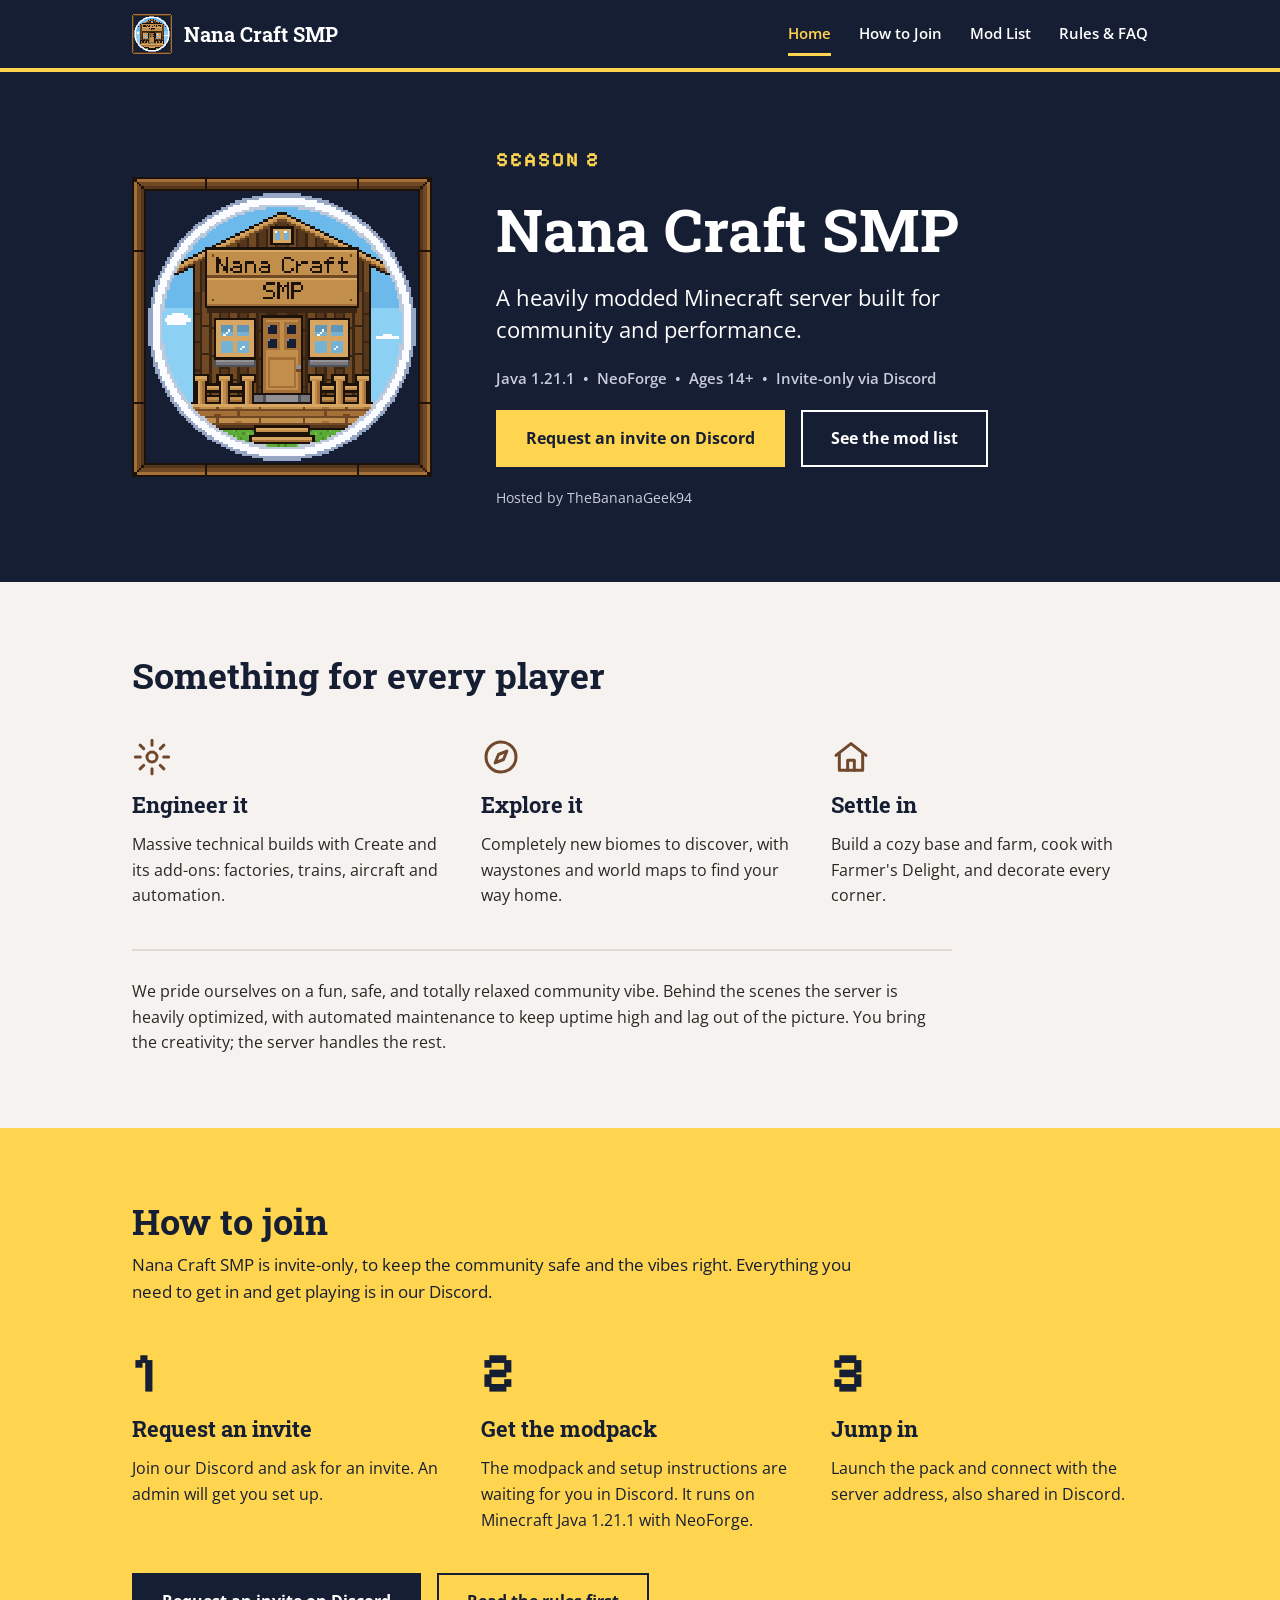
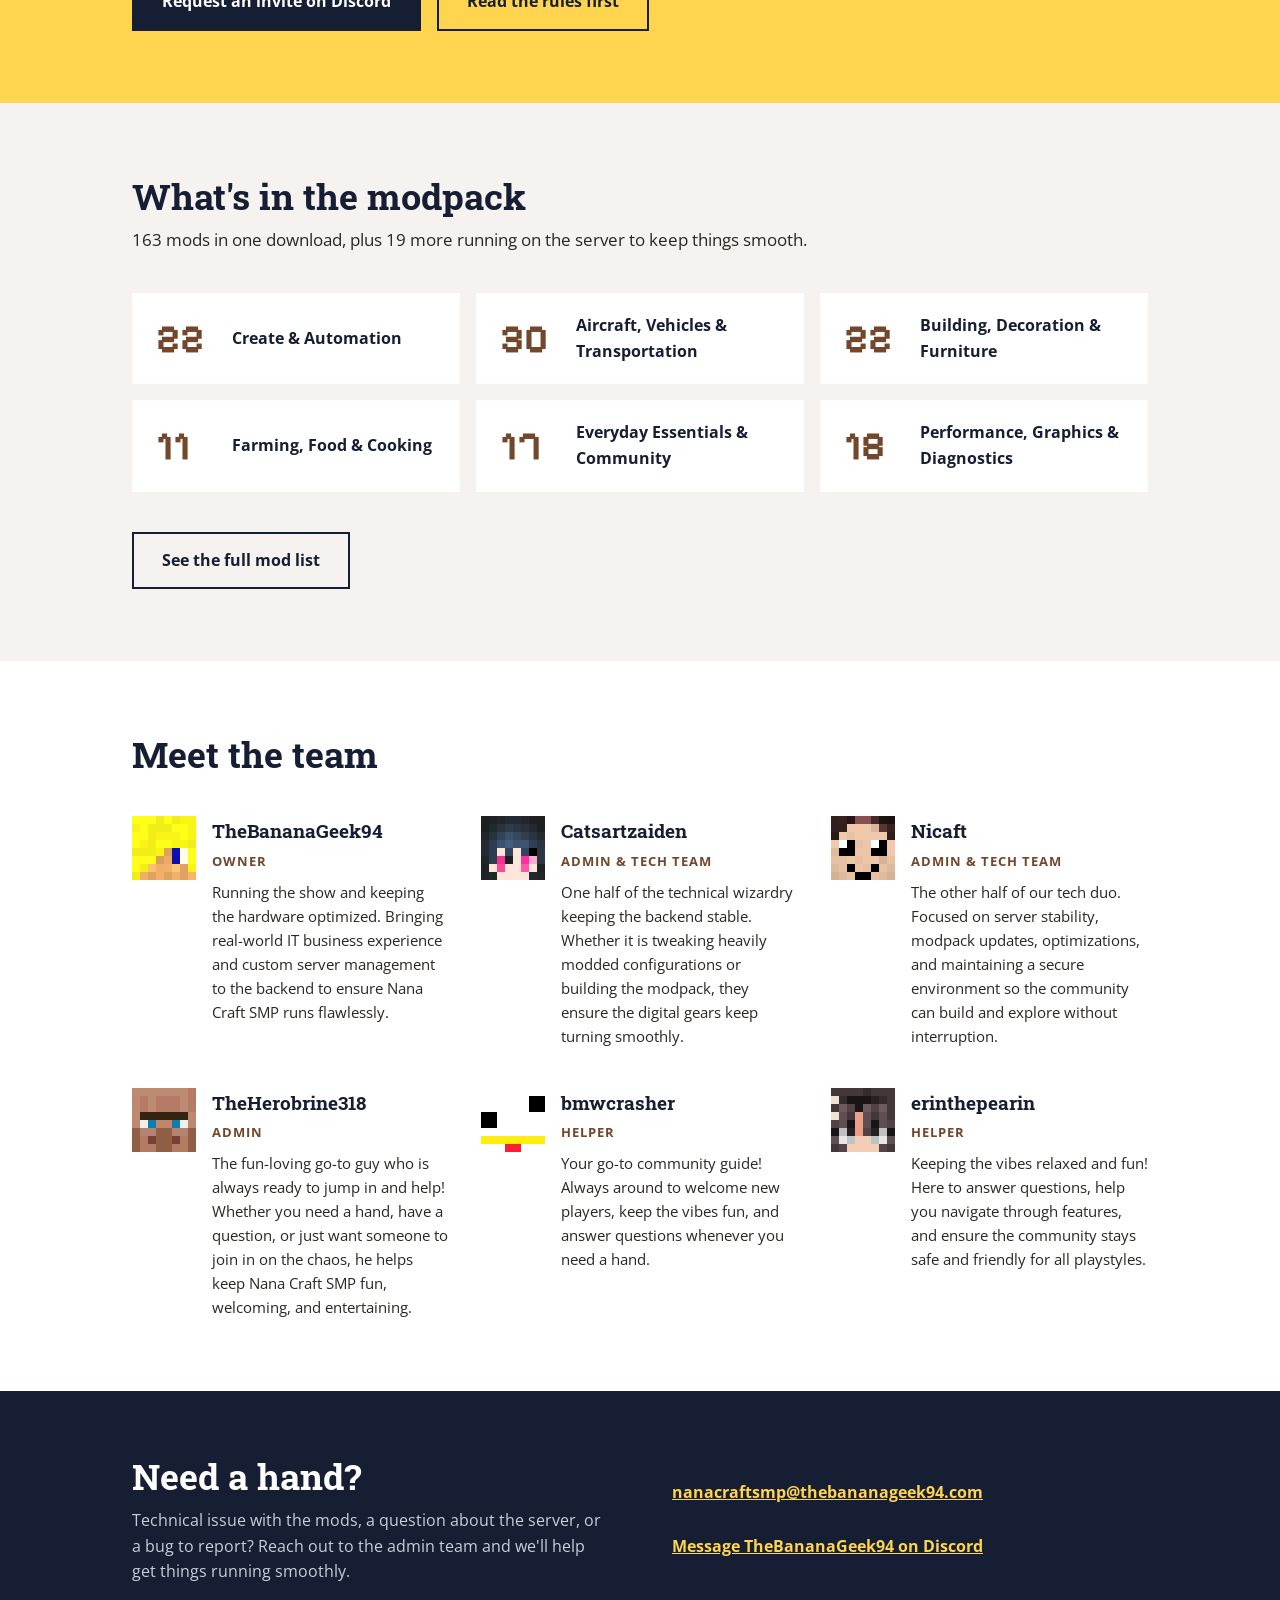
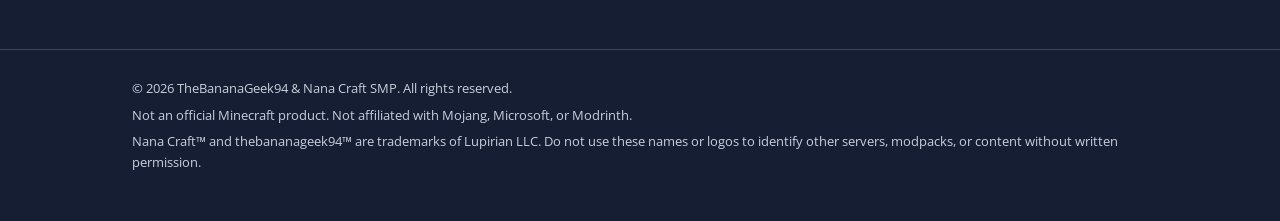
<file: index.html>
<!doctype html>
<html lang="en">
<head>
<meta charset="utf-8">
<meta name="viewport" content="width=device-width, initial-scale=1">
<title>Nana Craft SMP | Modded Minecraft Server, Season 2</title>
<meta name="description" content="Nana Craft SMP is a heavily modded Minecraft Java 1.21.1 NeoForge server for ages 14+, built for community and performance. Invite-only via Discord.">
<link rel="icon" href="assets/logo.png">
<link rel="preconnect" href="https://fonts.googleapis.com">
<link rel="preconnect" href="https://fonts.gstatic.com" crossorigin>
<link rel="stylesheet" href="https://fonts.googleapis.com/css2?family=Open+Sans:wght@400;600;700&family=Pixelify+Sans:wght@500;700&family=Roboto+Slab:wght@400;700&display=swap">
<link rel="stylesheet" href="style.css">
</head>
<body>
<nav class="nav" aria-label="Site">
<div class="wrap">
<a class="brand" href="index.html"><img src="assets/logo.png" alt=""><span>Nana Craft SMP</span></a>
<div class="links">
<a href="index.html" class="here" aria-current="page">Home</a>
<a href="index.html#join">How to Join</a>
<a href="mod-list.html">Mod List</a>
<a href="rules.html">Rules &amp; FAQ</a>
</div>
</div>
</nav>
<header class="navy hero">
<div class="wrap">
<img class="hero-logo" src="assets/logo.png" alt="Nana Craft SMP logo: a pixel-art wooden cabin with the server name on its sign">
<div class="hero-text">
<div class="pixel eyebrow">SEASON 2</div>
<h1>Nana Craft SMP</h1>
<p class="lead">A heavily modded Minecraft server built for community and performance.</p>
<p class="facts">Java 1.21.1 &nbsp;&bull;&nbsp; NeoForge &nbsp;&bull;&nbsp; Ages 14+ &nbsp;&bull;&nbsp; Invite-only via Discord</p>
<div class="buttons">
<a class="btn gold" href="https://discord.gg/FCsYRbWwgE">Request an invite on Discord</a>
<a class="btn ghost" href="mod-list.html">See the mod list</a>
</div>
<p class="small">Hosted by TheBananaGeek94</p>
</div>
</div>
</header>

<section class="cream">
<div class="wrap stack">
<h2>Something for every player</h2>
<div class="row">
<div class="col">
<svg class="icon" aria-hidden="true" viewBox="0 0 24 24"><circle cx="12" cy="12" r="3"></circle><path d="M12 2v3M12 19v3M2 12h3M19 12h3M4.9 4.9l2.1 2.1M17 17l2.1 2.1M19.1 4.9L17 7M7 17l-2.1 2.1"></path></svg>
<h3>Engineer it</h3>
<p>Massive technical builds with Create and its add-ons: factories, trains, aircraft and automation.</p>
</div>
<div class="col">
<svg class="icon" aria-hidden="true" viewBox="0 0 24 24"><circle cx="12" cy="12" r="9"></circle><path d="M15.5 8.5l-2 5-5 2 2-5z"></path></svg>
<h3>Explore it</h3>
<p>Completely new biomes to discover, with waystones and world maps to find your way home.</p>
</div>
<div class="col">
<svg class="icon" aria-hidden="true" viewBox="0 0 24 24"><path d="M3 11l9-7 9 7"></path><path d="M5 10v10h14V10"></path><path d="M10 20v-6h4v6"></path></svg>
<h3>Settle in</h3>
<p>Build a cozy base and farm, cook with Farmer's Delight, and decorate every corner.</p>
</div>
</div>
<p class="note">We pride ourselves on a fun, safe, and totally relaxed community vibe. Behind the scenes the server is heavily optimized, with automated maintenance to keep uptime high and lag out of the picture. You bring the creativity; the server handles the rest.</p>
</div>
</section>

<section class="yellow" id="join">
<div class="wrap stack">
<div class="head">
<h2>How to join</h2>
<p class="sub">Nana Craft SMP is invite-only, to keep the community safe and the vibes right. Everything you need to get in and get playing is in our Discord.</p>
</div>
<div class="row">
<div class="col"><div class="pixel step" aria-hidden="true">1</div><h3>Request an invite</h3><p>Join our Discord and ask for an invite. An admin will get you set up.</p></div>
<div class="col"><div class="pixel step" aria-hidden="true">2</div><h3>Get the modpack</h3><p>The modpack and setup instructions are waiting for you in Discord. It runs on Minecraft Java 1.21.1 with NeoForge.</p></div>
<div class="col"><div class="pixel step" aria-hidden="true">3</div><h3>Jump in</h3><p>Launch the pack and connect with the server address, also shared in Discord.</p></div>
</div>
<div class="buttons">
<a class="btn solid" href="https://discord.gg/FCsYRbWwgE">Request an invite on Discord</a>
<a class="btn" href="rules.html">Read the rules first</a>
</div>
</div>
</section>

<section class="cream">
<div class="wrap stack">
<div class="head">
<h2>What's in the modpack</h2>
<p class="sub">163 mods in one download, plus 19 more running on the server to keep things smooth.</p>
</div>
<div class="tiles">
<div class="tile"><div class="pixel">22</div><div>Create &amp; Automation</div></div>
<div class="tile"><div class="pixel">30</div><div>Aircraft, Vehicles &amp; Transportation</div></div>
<div class="tile"><div class="pixel">22</div><div>Building, Decoration &amp; Furniture</div></div>
<div class="tile"><div class="pixel">11</div><div>Farming, Food &amp; Cooking</div></div>
<div class="tile"><div class="pixel">17</div><div>Everyday Essentials &amp; Community</div></div>
<div class="tile"><div class="pixel">18</div><div>Performance, Graphics &amp; Diagnostics</div></div>
</div>
<div class="buttons"><a class="btn" href="mod-list.html">See the full mod list</a></div>
</div>
</section>

<section class="white">
<div class="wrap stack">
<h2>Meet the team</h2>
<div class="team">
<div class="member"><img src="assets/head-thebananageek94.png" alt="" width="64" height="64"><div><h3>TheBananaGeek94</h3><div class="role">Owner</div><p>Running the show and keeping the hardware optimized. Bringing real-world IT business experience and custom server management to the backend to ensure Nana Craft SMP runs flawlessly.</p></div></div>
<div class="member"><img src="assets/head-catsartzaiden.png" alt="" width="64" height="64"><div><h3>Catsartzaiden</h3><div class="role">Admin &amp; Tech Team</div><p>One half of the technical wizardry keeping the backend stable. Whether it is tweaking heavily modded configurations or building the modpack, they ensure the digital gears keep turning smoothly.</p></div></div>
<div class="member"><img src="assets/head-nicaft.png" alt="" width="64" height="64"><div><h3>Nicaft</h3><div class="role">Admin &amp; Tech Team</div><p>The other half of our tech duo. Focused on server stability, modpack updates, optimizations, and maintaining a secure environment so the community can build and explore without interruption.</p></div></div>
<div class="member"><img src="assets/head-theherobrine318.png" alt="" width="64" height="64"><div><h3>TheHerobrine318</h3><div class="role">Admin</div><p>The fun-loving go-to guy who is always ready to jump in and help! Whether you need a hand, have a question, or just want someone to join in on the chaos, he helps keep Nana Craft SMP fun, welcoming, and entertaining.</p></div></div>
<div class="member"><img src="assets/head-bmwcrasher.png" alt="" width="64" height="64"><div><h3>bmwcrasher</h3><div class="role">Helper</div><p>Your go-to community guide! Always around to welcome new players, keep the vibes fun, and answer questions whenever you need a hand.</p></div></div>
<div class="member"><img src="assets/head-erinthepearin.png" alt="" width="64" height="64"><div><h3>erinthepearin</h3><div class="role">Helper</div><p>Keeping the vibes relaxed and fun! Here to answer questions, help you navigate through features, and ensure the community stays safe and friendly for all playstyles.</p></div></div>
</div>
</div>
</section>

<section class="navy contact">
<div class="wrap">
<div class="col">
<h2>Need a hand?</h2>
<p>Technical issue with the mods, a question about the server, or a bug to report? Reach out to the admin team and we'll help get things running smoothly.</p>
</div>
<div class="col">
<a href="mailto:nanacraftsmp@thebananageek94.com">nanacraftsmp@thebananageek94.com</a>
<a href="https://discord.com/users/340661539881222154">Message TheBananaGeek94 on Discord</a>
</div>
</div>
</section>

<footer class="navy foot">
<div class="wrap">
<p>&copy; 2026 TheBananaGeek94 &amp; Nana Craft SMP. All rights reserved.</p>
<p>Not an official Minecraft product. Not affiliated with Mojang, Microsoft, or Modrinth.</p>
<p>Nana Craft&trade; and thebananageek94&trade; are trademarks of Lupirian LLC. Do not use these names or logos to identify other servers, modpacks, or content without written permission.</p>
</div>
</footer>
</body>
</html>
</file>
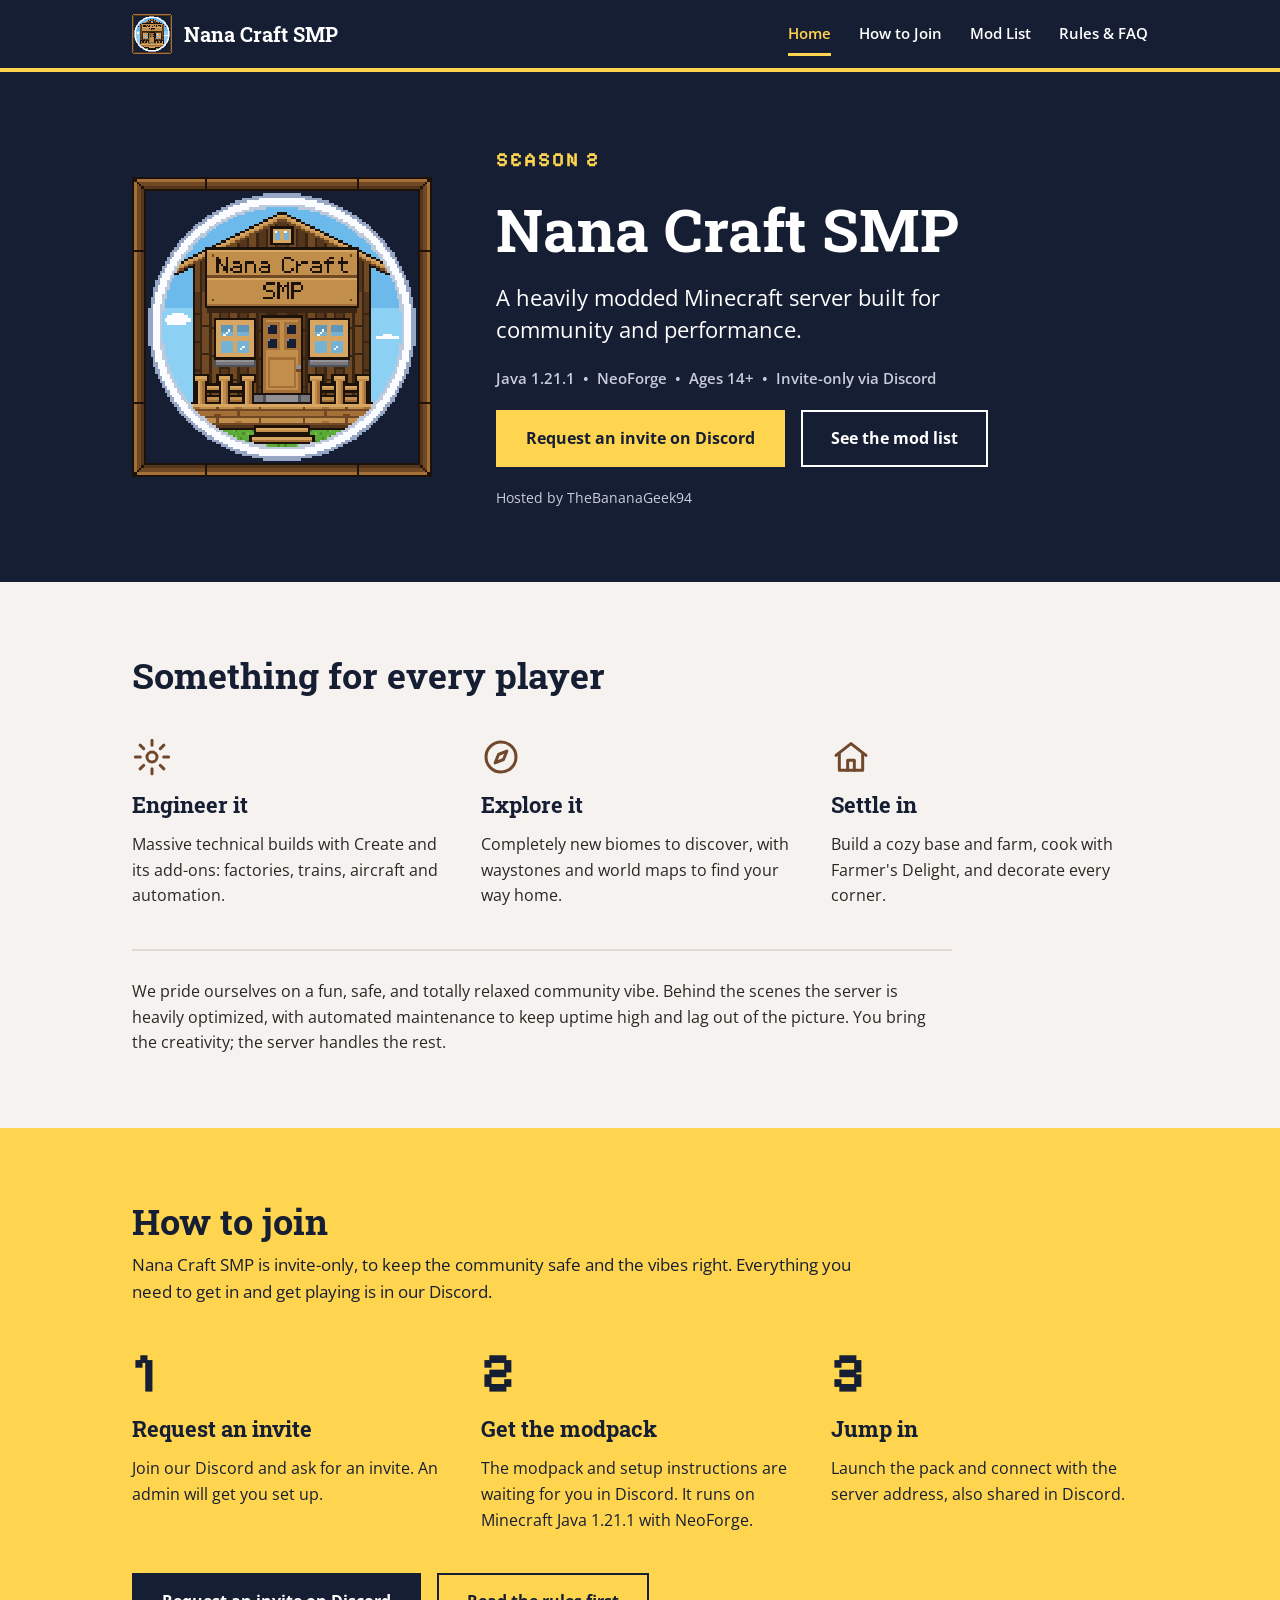
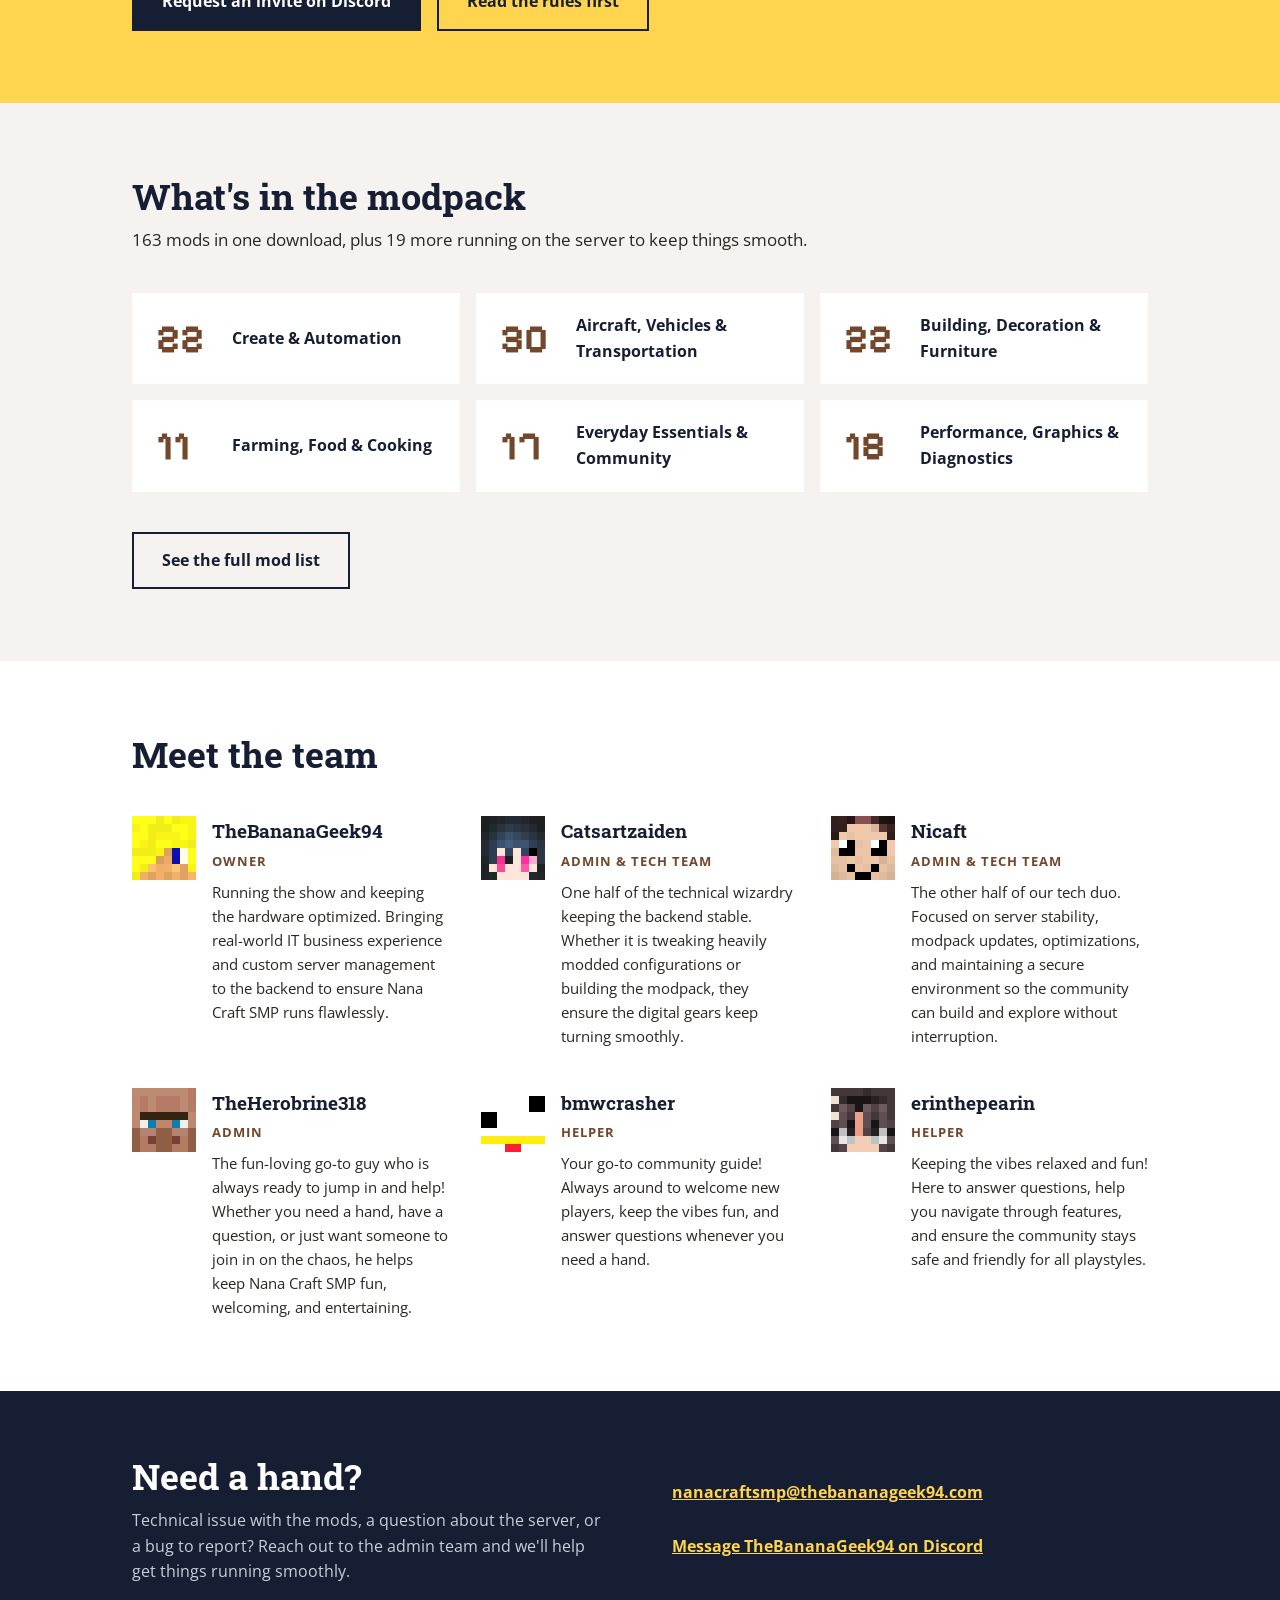
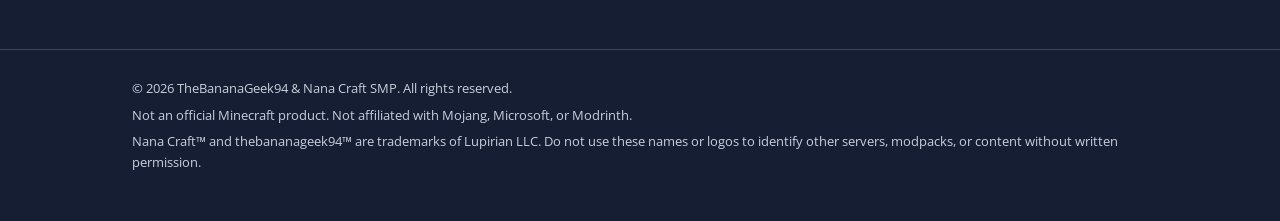
<file: home.html>
<!doctype html>
<html lang="en">
<head>
<meta charset="utf-8">
<title>Nana Craft SMP</title>
<link rel="canonical" href="https://www.thebananageek94.com/">
<meta http-equiv="refresh" content="0; url=index.html">
</head>
<body>
<p><a href="index.html">Nana Craft SMP</a></p>
</body>
</html>
</file>
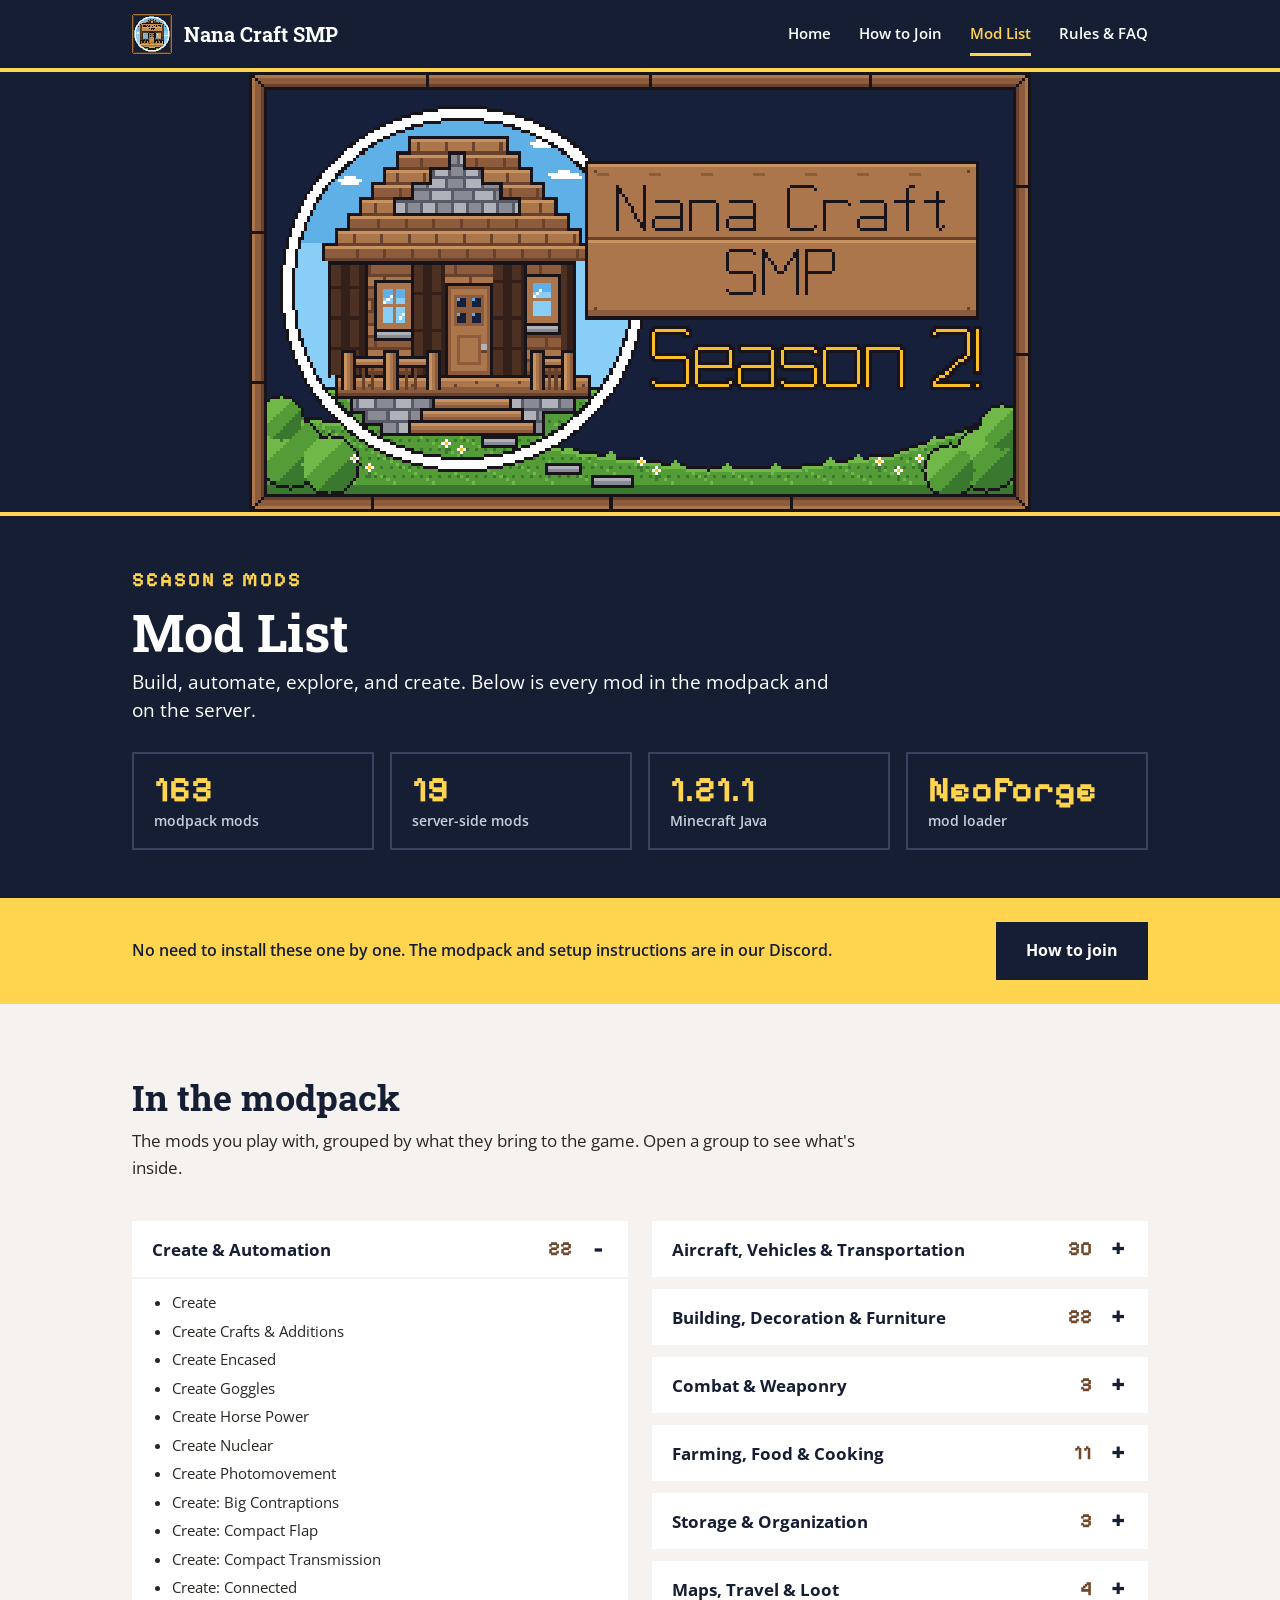
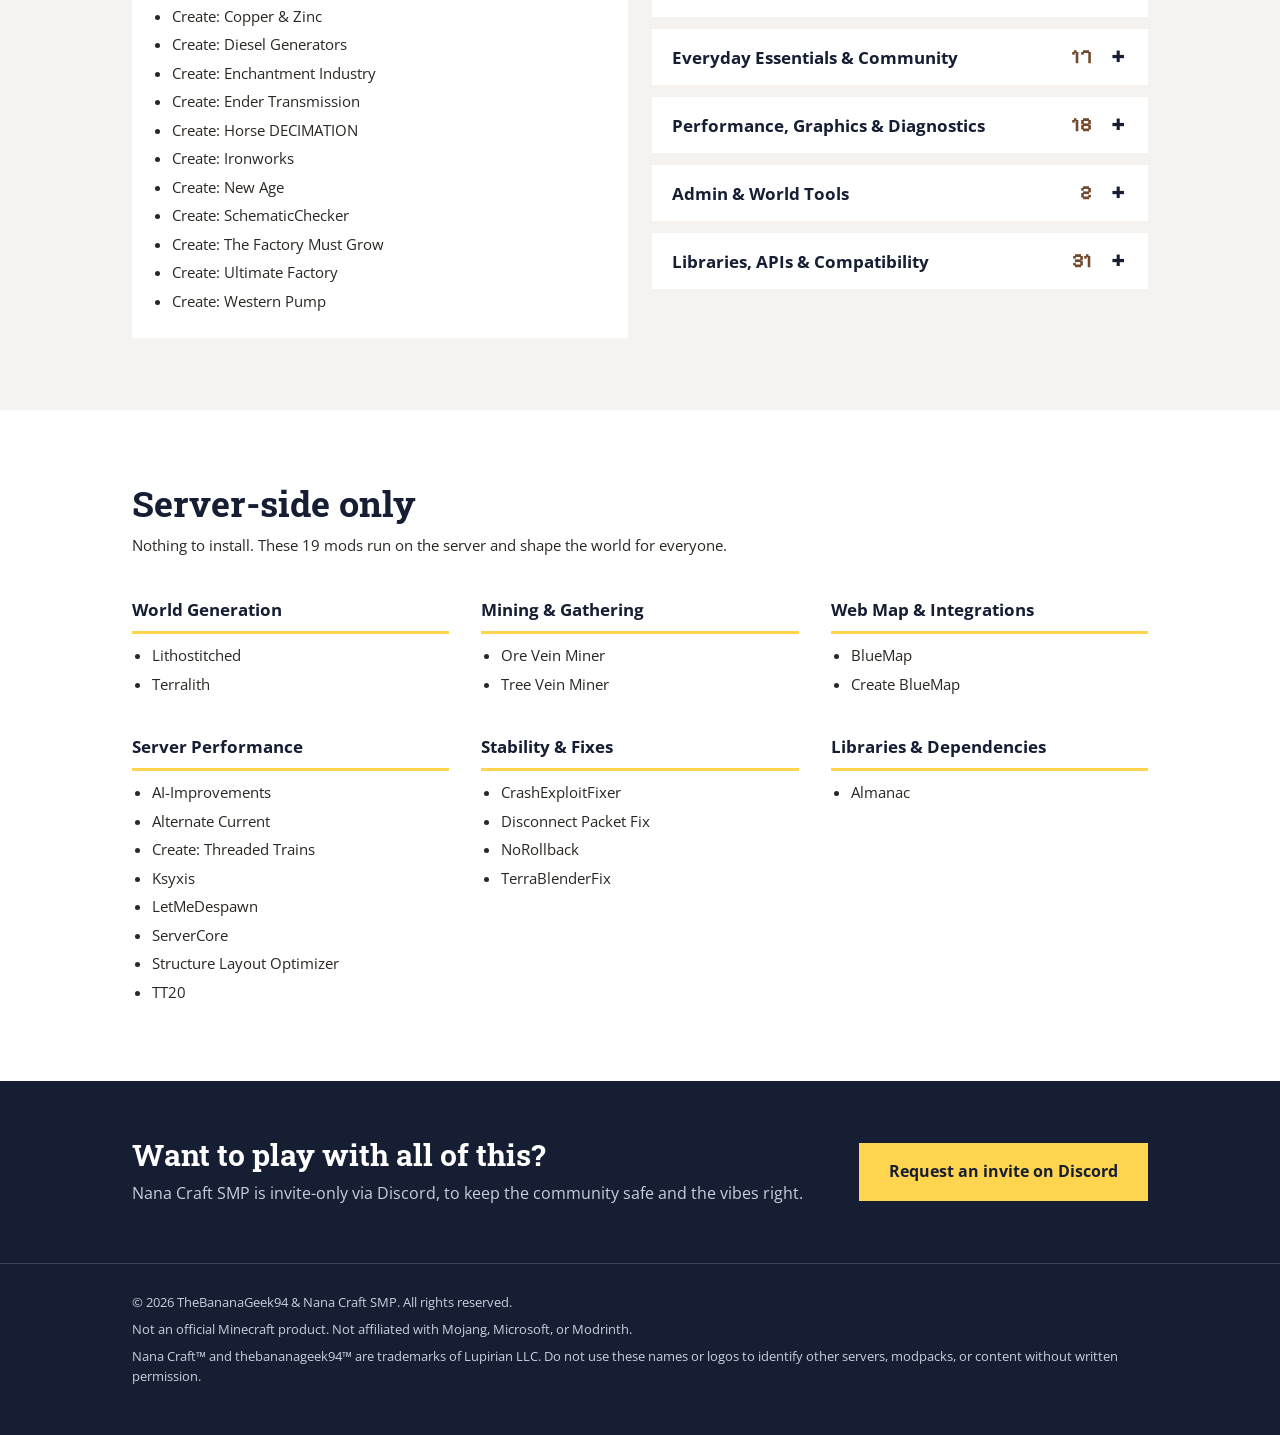
<file: mod-list.html>
<!doctype html>
<html lang="en">
<head>
<meta charset="utf-8">
<meta name="viewport" content="width=device-width, initial-scale=1">
<title>Mod List | Nana Craft SMP</title>
<meta name="description" content="Every mod in the Nana Craft SMP Season 2 modpack and on the server, grouped by category.">
<link rel="icon" href="assets/logo.png">
<link rel="preconnect" href="https://fonts.googleapis.com">
<link rel="preconnect" href="https://fonts.gstatic.com" crossorigin>
<link rel="stylesheet" href="https://fonts.googleapis.com/css2?family=Open+Sans:wght@400;600;700&family=Pixelify+Sans:wght@500;700&family=Roboto+Slab:wght@400;700&display=swap">
<link rel="stylesheet" href="style.css">
</head>
<body>
<nav class="nav" aria-label="Site">
<div class="wrap">
<a class="brand" href="index.html"><img src="assets/logo.png" alt=""><span>Nana Craft SMP</span></a>
<div class="links">
<a href="index.html">Home</a>
<a href="index.html#join">How to Join</a>
<a href="mod-list.html" class="here" aria-current="page">Mod List</a>
<a href="rules.html">Rules &amp; FAQ</a>
</div>
</div>
</nav>
<div class="banner-wrap"><img class="banner" src="assets/banner.png" alt="Nana Craft SMP Season 2 banner: a pixel-art wooden cabin beside the server sign" width="1536" height="864"></div>

<header class="navy page-head">
<div class="wrap">
<div class="head">
<div class="pixel eyebrow">SEASON 2 MODS</div>
<h1>Mod List</h1>
<p class="lead">Build, automate, explore, and create. Below is every mod in the modpack and on the server.</p>
</div>
<div class="stats">
<div class="stat"><div class="pixel">163</div><div>modpack mods</div></div>
<div class="stat"><div class="pixel">19</div><div>server-side mods</div></div>
<div class="stat"><div class="pixel">1.21.1</div><div>Minecraft Java</div></div>
<div class="stat"><div class="pixel">NeoForge</div><div>mod loader</div></div>
</div>
</div>
</header>

<section class="yellow strip">
<div class="wrap">
<p>No need to install these one by one. The modpack and setup instructions are in our Discord.</p>
<a class="btn solid" href="index.html#join">How to join</a>
</div>
</section>

<section class="cream">
<div class="wrap stack">
<div class="head">
<h2>In the modpack</h2>
<p class="sub">The mods you play with, grouped by what they bring to the game. Open a group to see what's inside.</p>
</div>
<div class="groups">
<details open><summary><span>Create &amp; Automation</span><span class="count">22</span></summary><ul><li>Create</li><li>Create Crafts &amp; Additions</li><li>Create Encased</li><li>Create Goggles</li><li>Create Horse Power</li><li>Create Nuclear</li><li>Create Photomovement</li><li>Create: Big Contraptions</li><li>Create: Compact Flap</li><li>Create: Compact Transmission</li><li>Create: Connected</li><li>Create: Copper &amp; Zinc</li><li>Create: Diesel Generators</li><li>Create: Enchantment Industry</li><li>Create: Ender Transmission</li><li>Create: Horse DECIMATION</li><li>Create: Ironworks</li><li>Create: New Age</li><li>Create: SchematicChecker</li><li>Create: The Factory Must Grow</li><li>Create: Ultimate Factory</li><li>Create: Western Pump</li></ul></details>
<details><summary><span>Aircraft, Vehicles &amp; Transportation</span><span class="count">30</span></summary><ul><li>Aeronautics: Interstellar Expansion</li><li>Aeronautics: simulated copycats</li><li>AeroWear</li><li>Climbable Ropes for Create Aeronautics</li><li>Create Aeronautics</li><li>Create Aeronautics [Offroad] Addon: StickyWheels</li><li>Create Aeronautics: Toolgun</li><li>Create Aeronautics: Transmission &amp; Linkage</li><li>Create Deep Seas [BETA]</li><li>Create Propulsion: Simulated</li><li>Create Railways Navigator</li><li>Create Train Parts</li><li>Create Train Utilities (Create Train Doors)</li><li>Create: Aeroworks</li><li>Create: Automotives</li><li>Create: Bells &amp; Whistles</li><li>Create: Blocks &amp; Bogies</li><li>Create: Coasters Simulated</li><li>Create: Droneworks Simulated</li><li>Create: Hypertubes</li><li>Create: Nowheel</li><li>Create: Pantographs &amp; Wires</li><li>Create: Tow &amp; Haul</li><li>Create: Tracks+</li><li>Drive-By-Sable</li><li>Immersive Aircraft</li><li>Immersive Vehicles</li><li>Immersive Vehicles - Official Content Pack [OCP] - Planes &amp; Cars</li><li>IV - Official Automobile Pack [OAmP] - Cars &amp; Sport Cars</li><li>Sable</li></ul></details>
<details><summary><span>Building, Decoration &amp; Furniture</span><span class="count">22</span></summary><ul><li>Building Wands</li><li>Create Deco</li><li>Create: Copycats+</li><li>Create: Design n' Decor</li><li>Create: Extra Copycats</li><li>Create: Framed</li><li>Create: Interiors</li><li>Create: Sound of Steam</li><li>Macaw's Bridges</li><li>Macaw's Doors</li><li>Macaw's Fences and Walls</li><li>Macaw's Furniture</li><li>Macaw's Holidays</li><li>Macaw's Lights and Lamps</li><li>Macaw's Paintings</li><li>Macaw's Paths and Pavings</li><li>Macaw's Roofs</li><li>Macaw's Stairs</li><li>Macaw's Trapdoors</li><li>Macaw's Windows</li><li>Rechiseled</li><li>Rechiseled: Create</li></ul></details>
<details><summary><span>Combat &amp; Weaponry</span><span class="count">3</span></summary><ul><li>Create Big Cannons</li><li>Create: Gunsmithing</li><li>Create: Radars</li></ul></details>
<details><summary><span>Farming, Food &amp; Cooking</span><span class="count">11</span></summary><ul><li>Create Confectionery</li><li>Create Mechanical Cow</li><li>Create Ratatouille</li><li>Create Slice &amp; Dice</li><li>Create: Bananas</li><li>Create: Central Kitchen</li><li>Create: Golden ticket and chocolates</li><li>Create: Integrated Farming</li><li>Create: Some Assembly Required</li><li>Create: Winery</li><li>Farmer's Delight</li></ul></details>
<details><summary><span>Storage &amp; Organization</span><span class="count">3</span></summary><ul><li>Bear's Storage Crates</li><li>Sophisticated Backpacks</li><li>Tom's Simple Storage Mod</li></ul></details>
<details><summary><span>Maps, Travel &amp; Loot</span><span class="count">4</span></summary><ul><li>Lootr</li><li>Waystones</li><li>Xaero's Minimap</li><li>Xaero's World Map</li></ul></details>
<details><summary><span>Everyday Essentials &amp; Community</span><span class="count">17</span></summary><ul><li>AppleSkin</li><li>Auth Me</li><li>Better Advancements</li><li>Better Days</li><li>Chat Notify</li><li>Claim</li><li>Controlling</li><li>GraveStone Mod</li><li>Jade</li><li>Jade Addons (Neo/Forge)</li><li>Just Enough Items (JEI)</li><li>Just Hammers</li><li>Magnum Torch</li><li>Mouse Tweaks</li><li>Simple Rich Discord Presence</li><li>Simple Voice Chat</li><li>Simply Tooltips</li></ul></details>
<details><summary><span>Performance, Graphics &amp; Diagnostics</span><span class="count">18</span></summary><ul><li>Achievements Optimizer</li><li>C2ME — Concurrent Chunk Management Engine (NeoForge)</li><li>Clumps</li><li>Compact F3 Plus</li><li>CreateBetterFps</li><li>Entity Culling</li><li>Fast Noise</li><li>FerriteCore</li><li>Fusion (Connected Textures)</li><li>GeckolibBetterFPS</li><li>ImmediatelyFast</li><li>Iris Shaders</li><li>Lithium</li><li>ModernFix</li><li>quick pack</li><li>Saturn</li><li>Sodium</li><li>spark</li></ul></details>
<details><summary><span>Admin &amp; World Tools</span><span class="count">2</span></summary><ul><li>Chunky</li><li>WorldEdit</li></ul></details>
<details><summary><span>Libraries, APIs &amp; Compatibility</span><span class="count">31</span></summary><ul><li>[NTGL] NukaTeam's Gun Lib</li><li>AddonsLib</li><li>Architectury API</li><li>Balm</li><li>Blueprint</li><li>Carbon Config</li><li>Cloth Config API</li><li>CorgiLib</li><li>Create: Dragons Plus</li><li>Curios API</li><li>DragonLib</li><li>Fzzy Config</li><li>Geckolib</li><li>GlitchCore</li><li>Gravestone and Sable Compatibility Patch</li><li>KilaGraph</li><li>Kotlin for Forge</li><li>KotlinLangForge</li><li>LDLib</li><li>Mechanicals Lib</li><li>MezzConfig</li><li>Patchouli</li><li>Photon Editor</li><li>Puzzles Lib</li><li>Resourceful Config</li><li>Ritchie's Projectile Library</li><li>Searchables</li><li>Sophisticated Core</li><li>SuperMartijn642's Config Lib</li><li>SuperMartijn642's Core Lib</li><li>TerraBlender</li></ul></details>
</div>
</div>
</section>

<section class="white lists">
<div class="wrap stack">
<div class="head">
<h2>Server-side only</h2>
<p class="sub">Nothing to install. These 19 mods run on the server and shape the world for everyone.</p>
</div>
<div class="row">
<div class="col" style="flex-basis: 280px"><h3>World Generation</h3><ul><li>Lithostitched</li><li>Terralith</li></ul></div>
<div class="col" style="flex-basis: 280px"><h3>Mining &amp; Gathering</h3><ul><li>Ore Vein Miner</li><li>Tree Vein Miner</li></ul></div>
<div class="col" style="flex-basis: 280px"><h3>Web Map &amp; Integrations</h3><ul><li>BlueMap</li><li>Create BlueMap</li></ul></div>
<div class="col" style="flex-basis: 280px"><h3>Server Performance</h3><ul><li>AI-Improvements</li><li>Alternate Current</li><li>Create: Threaded Trains</li><li>Ksyxis</li><li>LetMeDespawn</li><li>ServerCore</li><li>Structure Layout Optimizer</li><li>TT20</li></ul></div>
<div class="col" style="flex-basis: 280px"><h3>Stability &amp; Fixes</h3><ul><li>CrashExploitFixer</li><li>Disconnect Packet Fix</li><li>NoRollback</li><li>TerraBlenderFix</li></ul></div>
<div class="col" style="flex-basis: 280px"><h3>Libraries &amp; Dependencies</h3><ul><li>Almanac</li></ul></div>
</div>
</div>
</section>

<section class="navy cta">
<div class="wrap">
<div class="head">
<h2>Want to play with all of this?</h2>
<p>Nana Craft SMP is invite-only via Discord, to keep the community safe and the vibes right.</p>
</div>
<a class="btn gold" href="https://discord.gg/FCsYRbWwgE">Request an invite on Discord</a>
</div>
</section>

<footer class="navy foot">
<div class="wrap">
<p>&copy; 2026 TheBananaGeek94 &amp; Nana Craft SMP. All rights reserved.</p>
<p>Not an official Minecraft product. Not affiliated with Mojang, Microsoft, or Modrinth.</p>
<p>Nana Craft&trade; and thebananageek94&trade; are trademarks of Lupirian LLC. Do not use these names or logos to identify other servers, modpacks, or content without written permission.</p>
</div>
</footer>
</body>
</html>
</file>
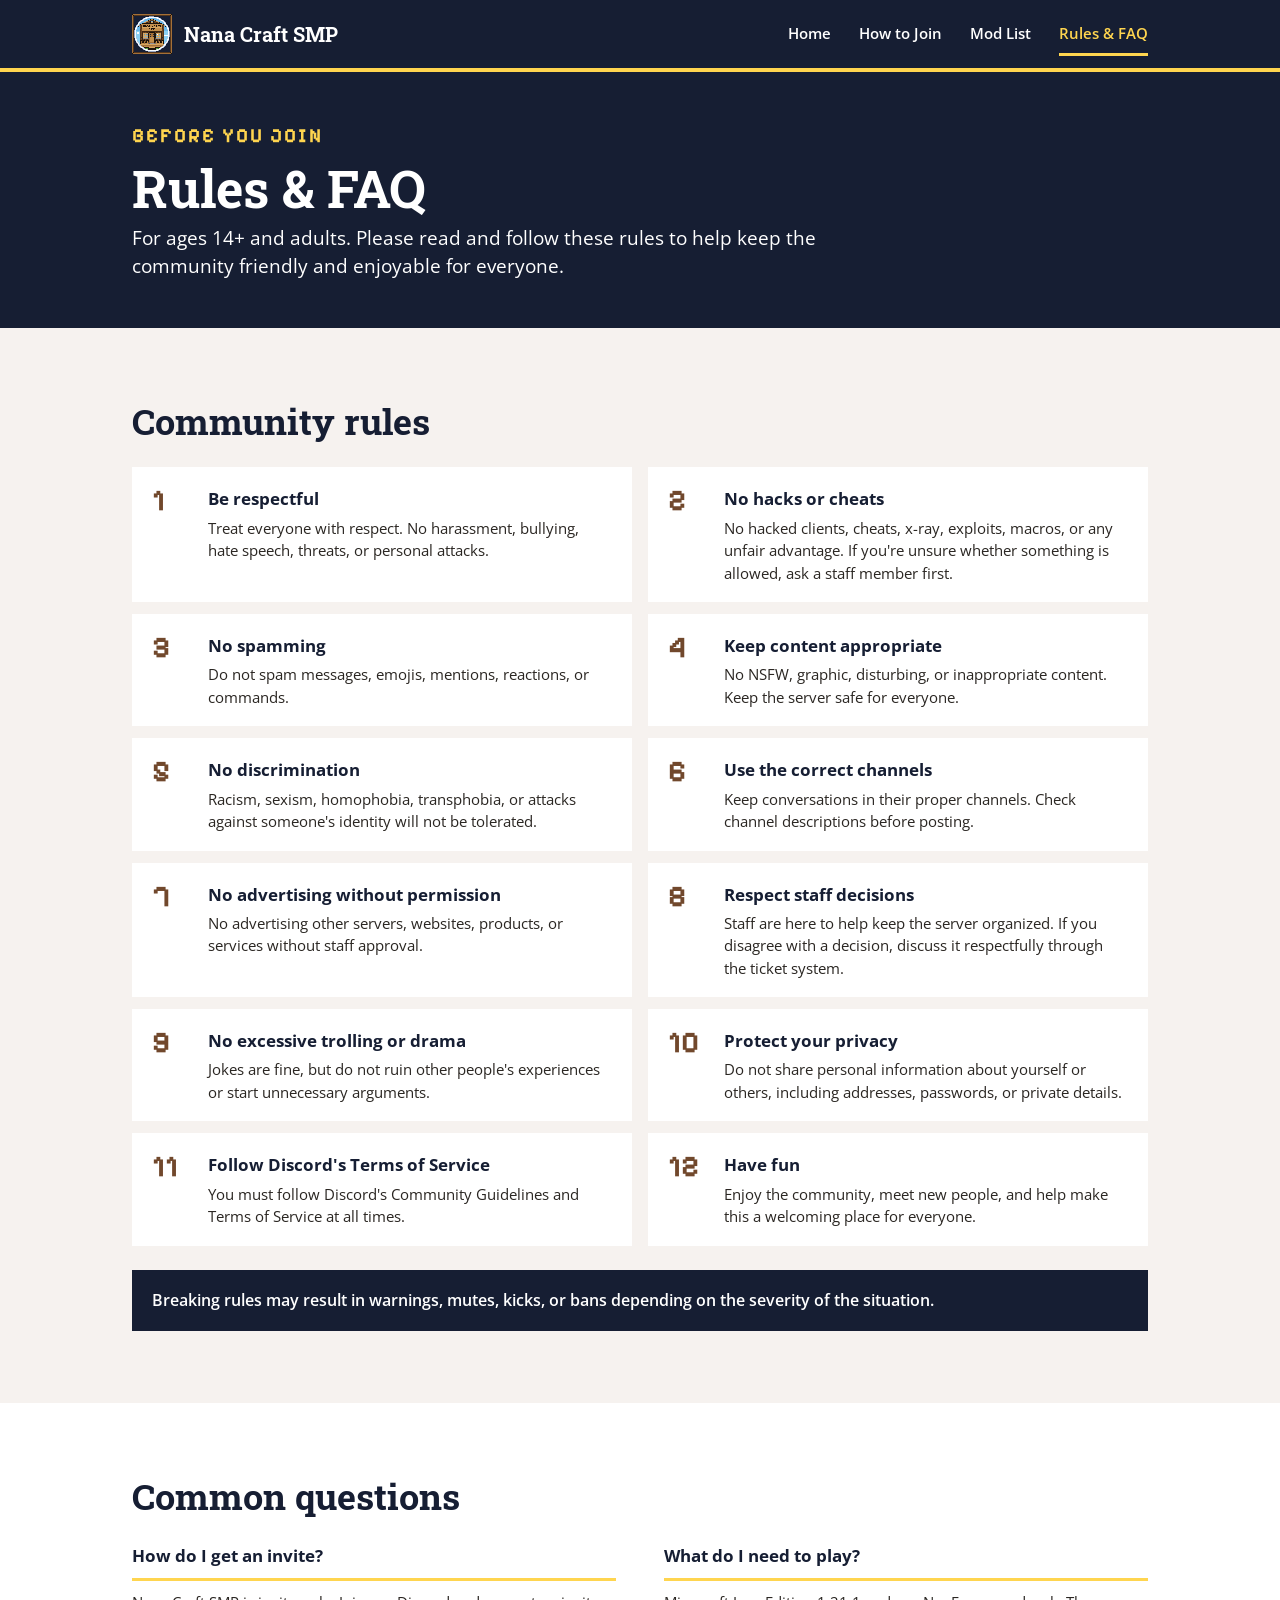
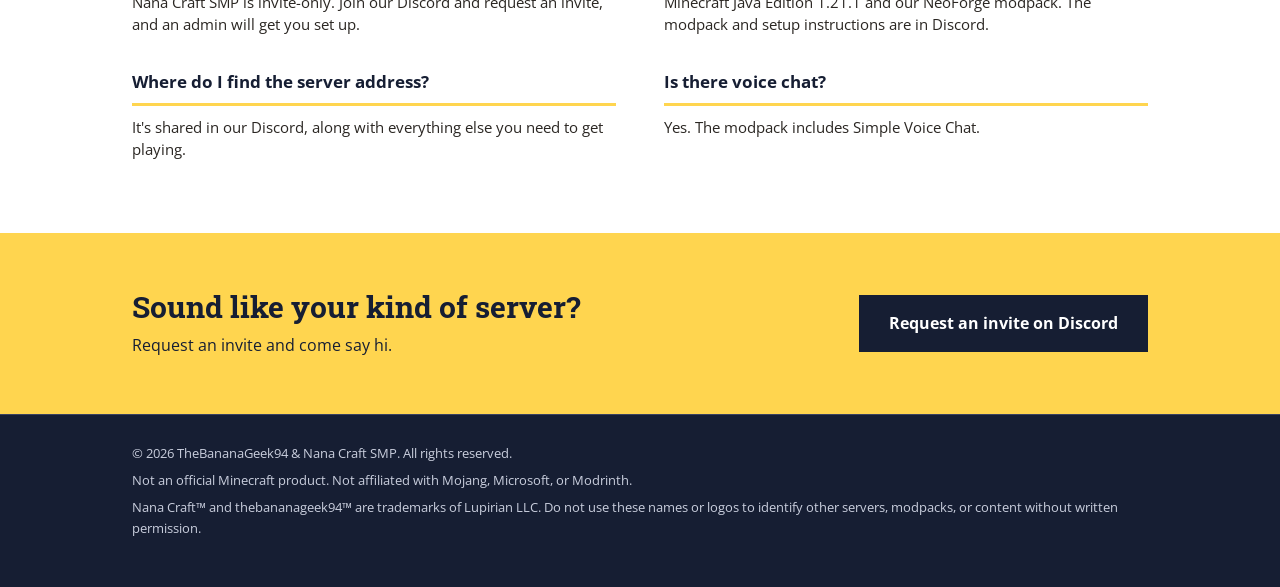
<file: rules.html>
<!doctype html>
<html lang="en">
<head>
<meta charset="utf-8">
<meta name="viewport" content="width=device-width, initial-scale=1">
<title>Rules and FAQ | Nana Craft SMP</title>
<meta name="description" content="Community rules and common questions for the Nana Craft SMP Minecraft server.">
<link rel="icon" href="assets/logo.png">
<link rel="preconnect" href="https://fonts.googleapis.com">
<link rel="preconnect" href="https://fonts.gstatic.com" crossorigin>
<link rel="stylesheet" href="https://fonts.googleapis.com/css2?family=Open+Sans:wght@400;600;700&family=Pixelify+Sans:wght@500;700&family=Roboto+Slab:wght@400;700&display=swap">
<link rel="stylesheet" href="style.css">
</head>
<body>
<nav class="nav" aria-label="Site">
<div class="wrap">
<a class="brand" href="index.html"><img src="assets/logo.png" alt=""><span>Nana Craft SMP</span></a>
<div class="links">
<a href="index.html">Home</a>
<a href="index.html#join">How to Join</a>
<a href="mod-list.html">Mod List</a>
<a href="rules.html" class="here" aria-current="page">Rules &amp; FAQ</a>
</div>
</div>
</nav>
<header class="navy page-head">
<div class="wrap">
<div class="head">
<div class="pixel eyebrow">BEFORE YOU JOIN</div>
<h1>Rules &amp; FAQ</h1>
<p class="lead">For ages 14+ and adults. Please read and follow these rules to help keep the community friendly and enjoyable for everyone.</p>
</div>
</div>
</header>

<section class="cream">
<div class="wrap stack" style="gap: 24px">
<h2>Community rules</h2>
<ol class="rules">
<li><span class="pixel" aria-hidden="true">1</span><div><h3>Be respectful</h3><p>Treat everyone with respect. No harassment, bullying, hate speech, threats, or personal attacks.</p></div></li>
<li><span class="pixel" aria-hidden="true">2</span><div><h3>No hacks or cheats</h3><p>No hacked clients, cheats, x-ray, exploits, macros, or any unfair advantage. If you're unsure whether something is allowed, ask a staff member first.</p></div></li>
<li><span class="pixel" aria-hidden="true">3</span><div><h3>No spamming</h3><p>Do not spam messages, emojis, mentions, reactions, or commands.</p></div></li>
<li><span class="pixel" aria-hidden="true">4</span><div><h3>Keep content appropriate</h3><p>No NSFW, graphic, disturbing, or inappropriate content. Keep the server safe for everyone.</p></div></li>
<li><span class="pixel" aria-hidden="true">5</span><div><h3>No discrimination</h3><p>Racism, sexism, homophobia, transphobia, or attacks against someone's identity will not be tolerated.</p></div></li>
<li><span class="pixel" aria-hidden="true">6</span><div><h3>Use the correct channels</h3><p>Keep conversations in their proper channels. Check channel descriptions before posting.</p></div></li>
<li><span class="pixel" aria-hidden="true">7</span><div><h3>No advertising without permission</h3><p>No advertising other servers, websites, products, or services without staff approval.</p></div></li>
<li><span class="pixel" aria-hidden="true">8</span><div><h3>Respect staff decisions</h3><p>Staff are here to help keep the server organized. If you disagree with a decision, discuss it respectfully through the ticket system.</p></div></li>
<li><span class="pixel" aria-hidden="true">9</span><div><h3>No excessive trolling or drama</h3><p>Jokes are fine, but do not ruin other people's experiences or start unnecessary arguments.</p></div></li>
<li><span class="pixel" aria-hidden="true">10</span><div><h3>Protect your privacy</h3><p>Do not share personal information about yourself or others, including addresses, passwords, or private details.</p></div></li>
<li><span class="pixel" aria-hidden="true">11</span><div><h3>Follow Discord's Terms of Service</h3><p>You must follow Discord's Community Guidelines and Terms of Service at all times.</p></div></li>
<li><span class="pixel" aria-hidden="true">12</span><div><h3>Have fun</h3><p>Enjoy the community, meet new people, and help make this a welcoming place for everyone.</p></div></li>
</ol>
<p class="penalty">Breaking rules may result in warnings, mutes, kicks, or bans depending on the severity of the situation.</p>
</div>
</section>

<section class="white lists">
<div class="wrap stack" style="gap: 24px">
<h2>Common questions</h2>
<div class="row" style="gap: 32px 48px">
<div class="col" style="flex-basis: 420px"><h3>How do I get an invite?</h3><p>Nana Craft SMP is invite-only. Join our Discord and request an invite, and an admin will get you set up.</p></div>
<div class="col" style="flex-basis: 420px"><h3>What do I need to play?</h3><p>Minecraft Java Edition 1.21.1 and our NeoForge modpack. The modpack and setup instructions are in Discord.</p></div>
<div class="col" style="flex-basis: 420px"><h3>Where do I find the server address?</h3><p>It's shared in our Discord, along with everything else you need to get playing.</p></div>
<div class="col" style="flex-basis: 420px"><h3>Is there voice chat?</h3><p>Yes. The modpack includes Simple Voice Chat.</p></div>
</div>
</div>
</section>

<section class="yellow cta">
<div class="wrap">
<div class="head">
<h2>Sound like your kind of server?</h2>
<p>Request an invite and come say hi.</p>
</div>
<a class="btn solid" href="https://discord.gg/FCsYRbWwgE">Request an invite on Discord</a>
</div>
</section>

<footer class="navy foot">
<div class="wrap">
<p>&copy; 2026 TheBananaGeek94 &amp; Nana Craft SMP. All rights reserved.</p>
<p>Not an official Minecraft product. Not affiliated with Mojang, Microsoft, or Modrinth.</p>
<p>Nana Craft&trade; and thebananageek94&trade; are trademarks of Lupirian LLC. Do not use these names or logos to identify other servers, modpacks, or content without written permission.</p>
</div>
</footer>
</body>
</html>
</file>
<file: style.css>
:root {
  --navy: #161e33;
  --navy-line: #3a4260;
  --cream: #f6f2ef;
  --yellow: #ffd54f;
  --wood: #71482c;
  --ink: #2a2622;
  --mist: #c9cedd;
  --rule: #e2dad2;
}

* { box-sizing: border-box; }

html { scroll-behavior: smooth; }

body {
  margin: 0;
  background: var(--navy);
  color: var(--ink);
  font-family: "Open Sans", system-ui, sans-serif;
  font-size: 16px;
  line-height: 1.6;
}

img { max-width: 100%; }

h1, h2, h3, p { margin: 0; }

h1, h2, .slab { font-family: "Roboto Slab", serif; font-weight: 700; line-height: 1.2; }

.pixel { font-family: "Pixelify Sans", monospace; font-weight: 700; }

.wrap { max-width: 1080px; margin: 0 auto; padding: 72px 32px; }

.stack { display: flex; flex-direction: column; gap: 40px; }

.row { display: flex; flex-wrap: wrap; gap: 32px; }

.col { flex: 1 1 260px; min-width: 0; display: flex; flex-direction: column; gap: 10px; }

.cream { background: var(--cream); }
.white { background: #ffffff; }
.yellow { background: var(--yellow); color: var(--navy); }
.navy { background: var(--navy); color: #ffffff; }

.nav { background: var(--navy); border-bottom: 4px solid var(--yellow); }
.nav .wrap { padding: 12px 32px; display: flex; flex-wrap: wrap; align-items: center; justify-content: space-between; gap: 12px 32px; }
.brand { display: flex; align-items: center; gap: 12px; color: #ffffff; text-decoration: none; font-family: "Roboto Slab", serif; font-weight: 700; font-size: 20px; min-height: 44px; }
.brand img { width: 40px; height: 40px; object-fit: cover; image-rendering: pixelated; }
.links { display: flex; flex-wrap: wrap; align-items: center; gap: 4px 28px; font-weight: 600; font-size: 15px; }
.links a { color: #ffffff; text-decoration: none; min-height: 44px; display: flex; align-items: center; border-bottom: 3px solid transparent; }
.links a:hover, .links a.here { color: var(--yellow); border-bottom-color: var(--yellow); }

.hero .wrap { display: flex; flex-wrap: wrap; align-items: center; gap: 48px 64px; }
.hero-logo { width: 300px; height: auto; image-rendering: pixelated; flex: 0 0 auto; }
.hero-text { flex: 1 1 420px; min-width: 0; display: flex; flex-direction: column; gap: 20px; }
.eyebrow { font-size: 20px; letter-spacing: 2px; color: var(--yellow); }
.hero h1 { font-size: clamp(40px, 6vw, 60px); line-height: 1.1; }
.lead { font-size: 22px; line-height: 1.45; max-width: 560px; }
.facts { font-size: 15px; font-weight: 600; color: var(--mist); }
.small { font-size: 14px; color: var(--mist); }

.buttons { display: flex; flex-wrap: wrap; gap: 16px; }
.btn { display: inline-block; text-decoration: none; font-weight: 700; font-size: 16px; padding: 14px 28px; border: 2px solid var(--navy); color: var(--navy); background: transparent; }
.btn:hover { filter: brightness(0.92); }
.btn.solid { background: var(--navy); color: #ffffff; }
.btn.gold { background: var(--yellow); border-color: var(--yellow); color: var(--navy); }
.btn.ghost { border-color: #ffffff; color: #ffffff; }

h2 { font-size: 36px; color: var(--navy); }
.navy h2 { color: #ffffff; }
h3 { font-size: 22px; color: var(--navy); }
.col h3 { font-family: "Roboto Slab", serif; }
.sub { font-size: 17px; max-width: 760px; }
.head { display: flex; flex-direction: column; gap: 8px; }
.icon { width: 40px; height: 40px; stroke: var(--wood); fill: none; stroke-width: 1.8; stroke-linecap: round; stroke-linejoin: round; }
.note { padding-top: 28px; border-top: 2px solid var(--rule); max-width: 820px; }
.step { font-size: 56px; line-height: 1; }

.tiles { display: flex; flex-wrap: wrap; gap: 16px; }
.tile { flex: 1 1 300px; min-width: 0; background: #ffffff; padding: 20px 24px; display: flex; align-items: center; gap: 20px; font-weight: 700; color: var(--navy); }
.tile .pixel { font-size: 40px; line-height: 1; color: var(--wood); min-width: 56px; }

.team { display: flex; flex-wrap: wrap; gap: 40px 32px; }
.member { flex: 1 1 300px; min-width: 0; display: flex; gap: 16px; }
.member img { flex: 0 0 64px; width: 64px; height: 64px; image-rendering: pixelated; }
.member h3 { font-family: "Roboto Slab", serif; font-size: 19px; overflow-wrap: anywhere; }
.role { font-size: 13px; font-weight: 700; letter-spacing: 1px; text-transform: uppercase; color: var(--wood); margin: 4px 0 8px; }
.member p { font-size: 15px; }

.contact .wrap { padding: 64px 32px; display: flex; flex-wrap: wrap; align-items: center; gap: 32px 64px; }
.contact .col { flex: 1 1 340px; }
.contact p { color: var(--mist); }
.contact a { color: var(--yellow); font-weight: 700; min-height: 44px; display: flex; align-items: center; overflow-wrap: anywhere; }

.foot { border-top: 1px solid var(--navy-line); color: var(--mist); font-size: 13px; }
.foot .wrap { padding: 28px 32px 48px; display: flex; flex-direction: column; gap: 6px; }

.banner-wrap { background: var(--navy); border-bottom: 4px solid var(--yellow); }
.banner { display: block; margin: 0 auto; width: auto; max-width: 100%; height: auto; max-height: 440px; image-rendering: pixelated; }
.page-head .wrap { padding: 48px 32px; display: flex; flex-direction: column; gap: 28px; }
.page-head h1 { font-size: clamp(36px, 6vw, 52px); line-height: 1.1; }
.page-head .lead { font-size: 19px; max-width: 720px; }
.stats { display: flex; flex-wrap: wrap; gap: 16px; }
.stat { flex: 1 1 200px; min-width: 0; border: 2px solid var(--navy-line); padding: 16px 20px; }
.stat .pixel { font-size: 36px; line-height: 1.1; color: var(--yellow); }
.stat div + div { font-size: 14px; font-weight: 600; color: var(--mist); }

.strip .wrap { padding: 24px 32px; display: flex; flex-wrap: wrap; align-items: center; justify-content: space-between; gap: 16px 32px; }
.strip p { font-weight: 600; flex: 1 1 420px; min-width: 0; }

.groups { columns: 420px 2; column-gap: 24px; }
details { break-inside: avoid; margin: 0 0 12px; background: #ffffff; }
summary { list-style: none; cursor: pointer; min-height: 56px; padding: 12px 20px; display: flex; align-items: center; gap: 16px; font-size: 17px; font-weight: 700; color: var(--navy); }
summary::-webkit-details-marker { display: none; }
summary span:first-child { flex: 1 1 auto; min-width: 0; }
summary .count { font-family: "Pixelify Sans", monospace; font-size: 20px; color: var(--wood); }
summary::after { content: "+"; font-family: "Pixelify Sans", monospace; font-size: 24px; line-height: 1; width: 20px; text-align: center; }
details[open] summary::after { content: "-"; }
summary:hover { background: #fbf8f5; }
details ul { margin: 0; padding: 12px 20px 20px 40px; border-top: 2px solid var(--cream); font-size: 15px; line-height: 1.5; }
li { margin: 0 0 6px; overflow-wrap: anywhere; }

.lists .col h3 { font-family: "Open Sans", system-ui, sans-serif; font-size: 17px; padding-bottom: 8px; border-bottom: 3px solid var(--yellow); }
.lists ul { margin: 0; padding-left: 20px; font-size: 15px; line-height: 1.5; }
.lists p { font-size: 15px; line-height: 1.5; }

.cta .wrap { padding: 56px 32px; display: flex; flex-wrap: wrap; align-items: center; justify-content: space-between; gap: 24px 48px; }
.cta .head { flex: 1 1 420px; min-width: 0; }
.cta h2 { font-size: 30px; }
.navy.cta p { color: var(--mist); }

.rules { margin: 0; padding: 0; list-style: none; display: flex; flex-wrap: wrap; gap: 12px 16px; }
.rules li { flex: 1 1 440px; min-width: 0; margin: 0; background: #ffffff; padding: 18px 20px; display: flex; gap: 16px; }
.rules .pixel { flex: 0 0 40px; font-size: 30px; line-height: 1; color: var(--wood); }
.rules h3 { font-size: 17px; margin-bottom: 4px; }
.rules p { font-size: 15px; line-height: 1.5; }
.penalty { background: var(--navy); color: #ffffff; padding: 18px 20px; font-weight: 600; }

@media (max-width: 600px) {
  .wrap { padding: 48px 20px; }
  .hero-logo { width: 220px; margin: 0 auto; }
  h2 { font-size: 30px; }
}
</file>
